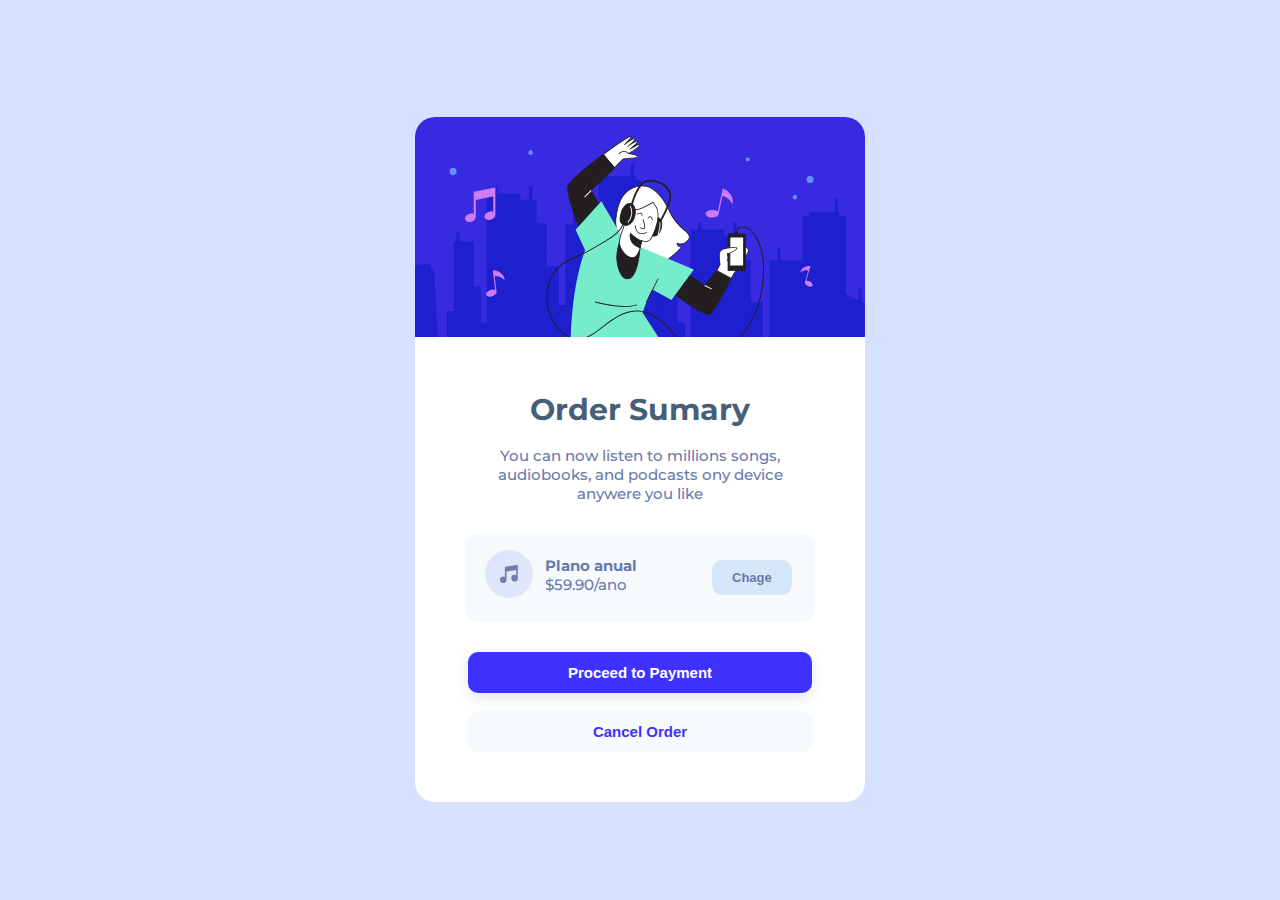
<file: At.04/index.html>
<!DOCTYPE html>
<html lang="pt-br">
<head>
  <meta charset="UTF-8">
  <meta name="viewport" content="width=device-width, initial-scale=1.0">

  <link rel="preconnect" href="https://fonts.googleapis.com">
<link rel="preconnect" href="https://fonts.gstatic.com" crossorigin>
<link href="https://fonts.googleapis.com/css2?family=Montserrat:ital,wght@0,100..900;1,100..900&family=Poppins:ital,wght@0,100;0,200;0,300;0,400;0,500;0,600;0,700;0,800;0,900;1,100;1,200;1,300;1,400;1,500;1,600;1,700;1,800;1,900&family=Roboto:ital,wght@0,100..900;1,100..900&display=swap" rel="stylesheet">

  <link rel="stylesheet" href="style.css">

  <title>Document</title>

</head>
<body>
  <main>
    <div class="container-principal">
      <div><img class="banner" src="imagens/illustration-hero.svg" alt="ilustação-background"></div>
      <div class="container-content">
        <div>
          <h1>Order Sumary</h1>
          <p class="content">You can now listen to millions songs, audiobooks, and podcasts ony device anywere you like</p>
        </div>
        <div class="container-plano">
          <div><img src="imagens/icon-music.svg" alt="icone-musica"></div>
          <div class="plano">
            <div><p class="título">Plano anual</p></div>
            <div><p>$59.90/ano</p></div>
          </div>
            <div><a href="index.html"></a><button class="botão1">Chage</button></div>
        </div>
        <div class="container-botões">
          <div><a href="index.html"><button class="botão2" >Proceed to Payment</button></a></div>
          <div><a href="index.html"><button class="botão3" >Cancel Order</button></a></div>
        </div>
      </div>
    </div>
  </main>
</body>
</html>
</file>
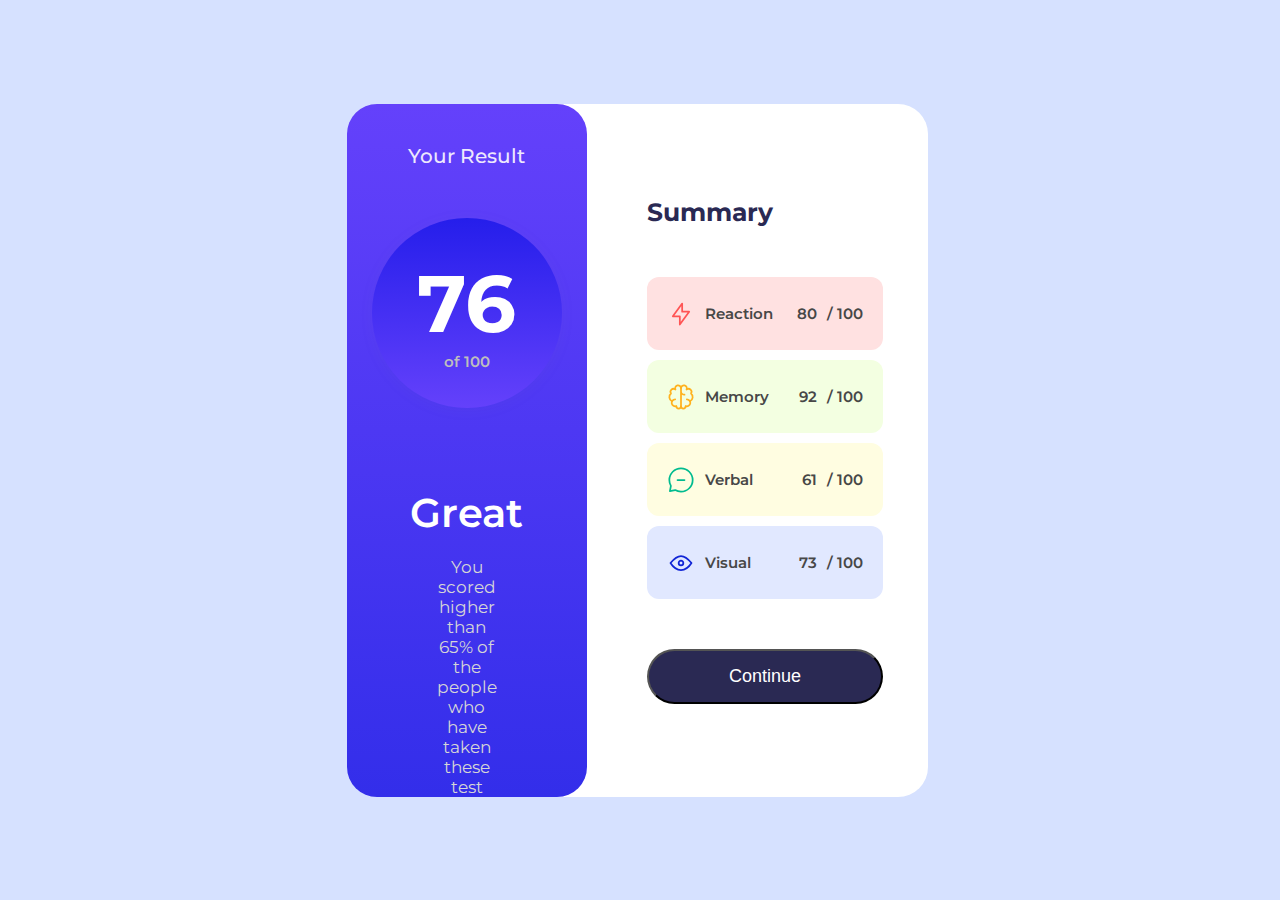
<file: Ativi/index.html>
<!DOCTYPE html>
<html lang="pt-br">
<head>
  <meta charset="UTF-8">
  <meta name="viewport" content="width=device-width, initial-scale=1.0">

  <link rel="stylesheet" href="style.css">
  <link rel="preconnect" href="https://fonts.googleapis.com">
  <link rel="preconnect" href="https://fonts.gstatic.com" crossorigin>

  <link href="https://fonts.googleapis.com/css2?family=Montserrat:ital,wght@0,100..900;1,100..900&family=Poppins:ital,wght@0,100;0,200;0,300;0,400;
  0,500;0,600;0,700;0,800;0,900;1,100;1,200;1,300;1,400;1,500;1,600;1,700;1,800;1,900&family=Roboto:ital,wght@0,100..900;1,100..900&display=swap" 
  rel="stylesheet">

  <title>Document</title>

</head>
<body>
  <main>
    <div class="container-principal">
      <div class="container-resultado">
        <div>
          <p class="result">Your Result</p>
        </div>
        <div class="circulo">
          <p class="number1">76</p>
          <p class="number2">of 100</p>
        </div>

        <div class="container-texto">
          <h1 class="titulo">Great</h1>
          <p class="text">You scored higher than 65% of the people who have taken these test</p>
        </div>
      </div>

      <div class="container-secundario">
        <div>
          <h2>Summary</h2>
        </div>
        <div class="container-informações">
          <div class="informação card">
            <div class="icon">
            <div>
              <img src="imagens/icon-reaction.svg" alt="reaction">
            </div>
            <div>
              <p>Reaction</p>
            </div>
            </div>
            <div class="descrição">
              <p>80</p>
              <p>/ 100</p>
            </div>
          </div>
          <div class="informação card2">
            <div class="icon">
             <div>
              <img src="imagens/icon-memory.svg" alt="memory">
            </div>
            <div>
              <p>Memory</p>
            </div>
            </div>
            <div class="descrição">
              <p>92</p>
              <p>/ 100</p>
            </div>
          </div>
          <div class="informação card3">
            <div class="icon">
             <div>
              <img src="imagens/icon-verbal.svg" alt="verbal">
            </div>
            <div>
              <p>Verbal</p>
            </div>
            </div>
            <div class="descrição">
              <p>61</p>
              <p>/ 100</p>
            </div>
          </div>
          <div class="informação card4">
            <div class="icon">
             <div>
              <img src="imagens/icon-visual.svg" alt="visual">
            </div>
            <div>
              <p>Visual</p>
            </div>
            </div>
            <div class="descrição">
              <p>73</p>
              <p>/ 100</p>
            </div>
          </div>
        </div>
        <div><a href="index.html"><button>Continue</button></a></div>
      </div>
    </div>

  </main>
</body>
</html>
</file>
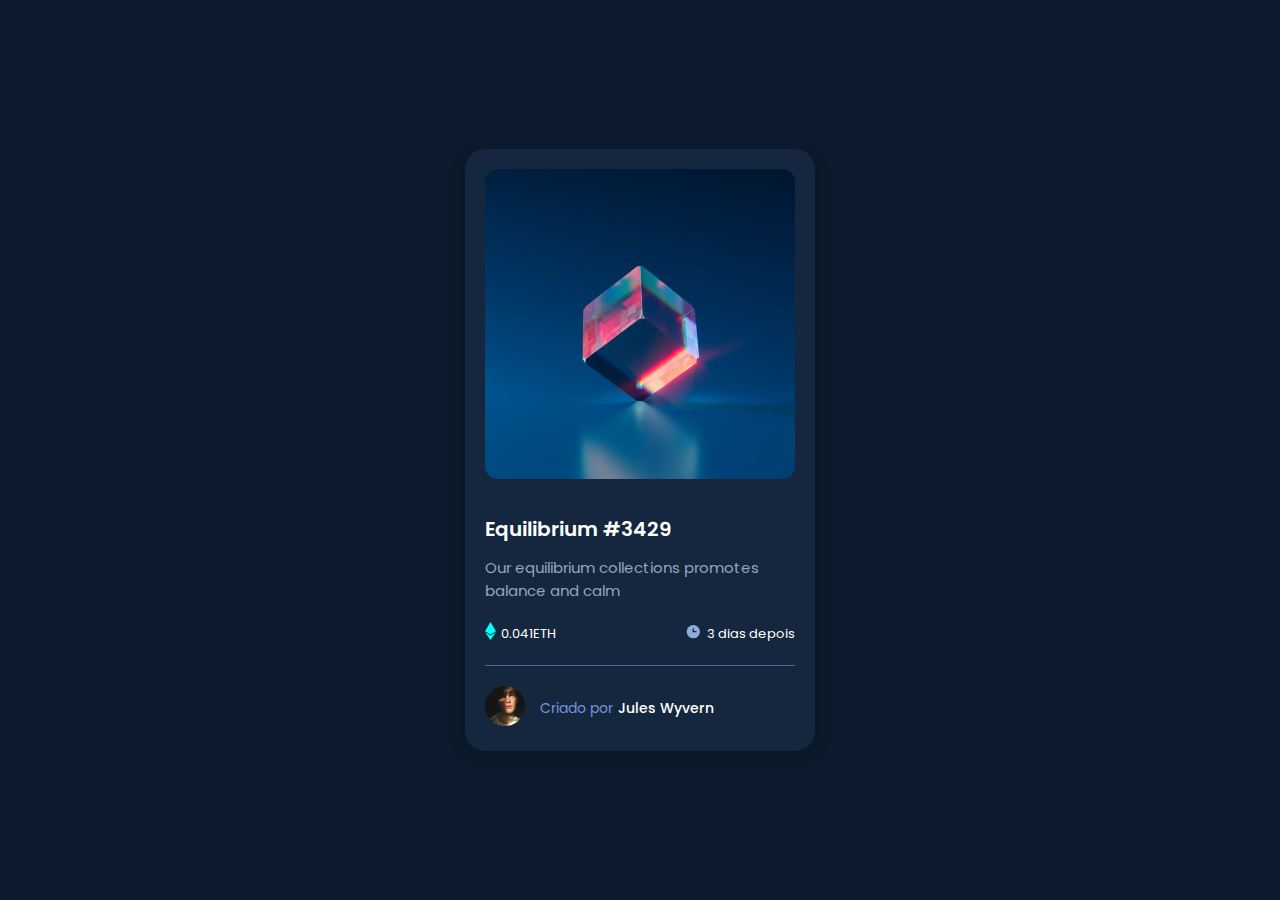
<file: Atividade.03/index.html>
<!DOCTYPE html>
<html lang="pt-br">
<head>
  <meta charset="UTF-8">
  <meta name="viewport" content="width=device-width, initial-scale=1.0">
  <title>Document</title>

  <link rel="stylesheet" href="styles.css">

  <link rel="preconnect" href="https://fonts.googleapis.com">
  <link rel="preconnect" href="https://fonts.gstatic.com" crossorigin>
  <link href="https://fonts.googleapis.com/css2?family=Poppins:ital,wght@0,100;0,200;0,300;0,400;0,500;0,600;0,700;0,800;0,900;1,100;1,200;1,300;1,400;1,500;1,600;1,700;1,800;1,900&family=Roboto:ital,wght@0,100..900;1,100..900&display=swap" rel="stylesheet">

</head>
<body>
  <main>
    <div class="cartão">
      <div><img class="banner1" src="imagens/image-equilibrium.jpg" alt="banner"></div>
      <div>
          <div><h1>Equilibrium #3429</h1></div>
          <div class="descrição"><p>Our equilibrium collections promotes balance and calm</p></div>
          <div class="informações">
            <div class="valor">
              <div><i><img src="imagens/icon-ethereum.svg" alt="icon-ethereum"></i></div>
              <div><p>0.041ETH</p></div>
            </div>
           <div class="tempo">
              <div><img src="imagens/icon-clock.svg" alt="clock"></div>
              <div><p>3 dias depois</p></div>
          </div>
        </div>
      </div>
      <div class="linha"></div>
      <div class="rodapé">
        <div><img src="imagens/image-avatar.png" alt=""></div>
        <div><p class="criador">Criado por</p></div>
        <div><p class="autor">Jules Wyvern</p></div>
      </div>
    </div>
  </main>
</body>
</html>
</file>
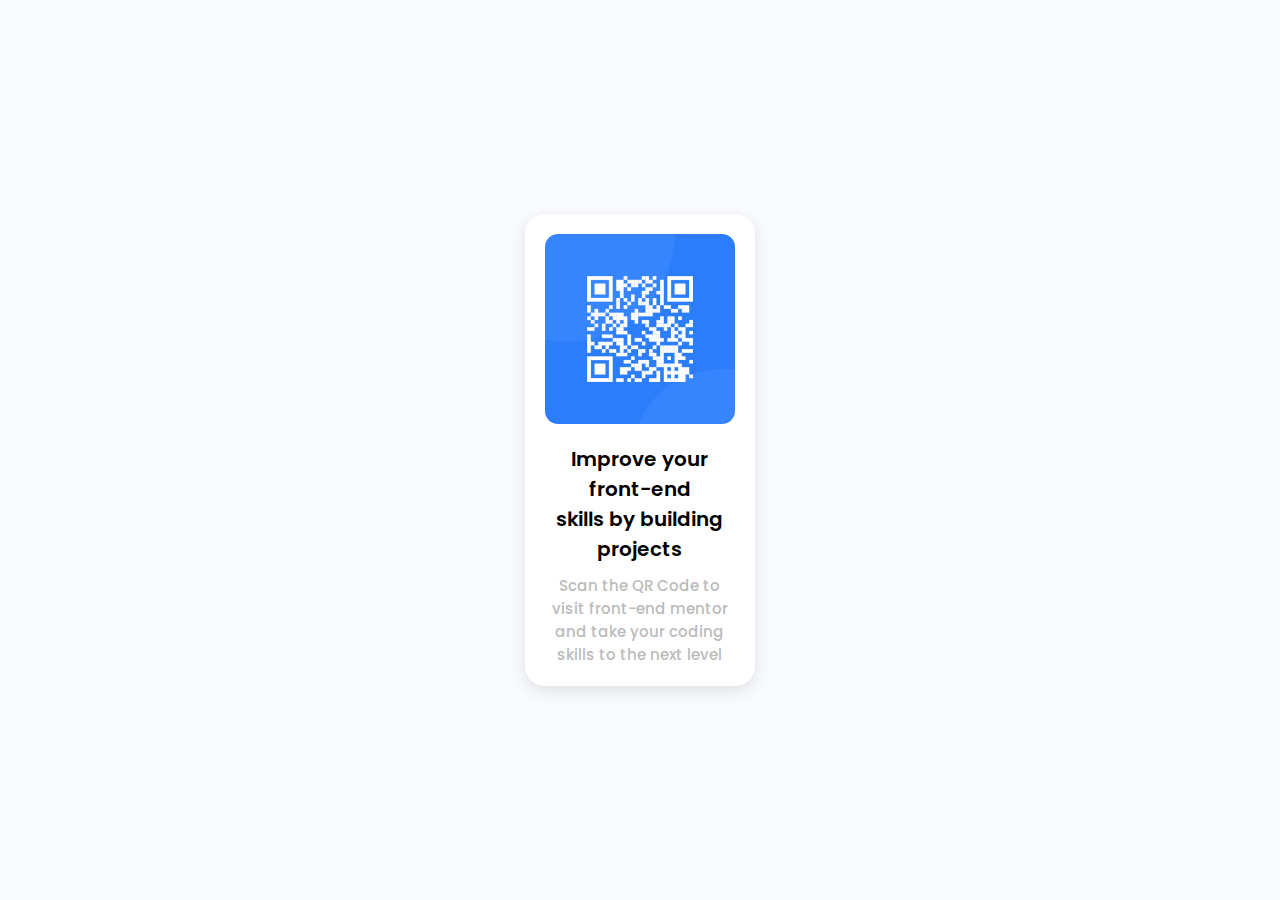
<file: Exer.01/index.html>
<!DOCTYPE html>
<html lang="pt-br">
<head>
  <meta charset="UTF-8">
  <meta name="viewport" content="width=device-width, initial-scale=1.0">

  <link rel="preconnect" href="https://fonts.googleapis.com">
  <link rel="preconnect" href="https://fonts.gstatic.com" crossorigin>
  
  <link href="https://fonts.googleapis.com/css2?family=Poppins:ital,wght@0,100;0,200;0,300;0,400;0,500;0,600;0,700;0,800;0,900;1,100;1,200;1,300;1,400;1,500;1,600;1,700;1,800;1,900&family=Roboto:ital,wght@0,100..900;1,100..900&display=swap" rel="stylesheet">
  <link rel="stylesheet" href="style.css">

  <title>Document</title>
</head>
<body>
  <main>
    <div class="card">
      <img src="imagens/image-qr-code.png" alt="QR Code">
      <h1>Improve your front-end <br>skills by building projects</br></h1>
      <p>Scan the QR Code to visit front-end mentor and take your coding skills to the next level</p>
    </div>
  </main>
</body>
</html>
</file>
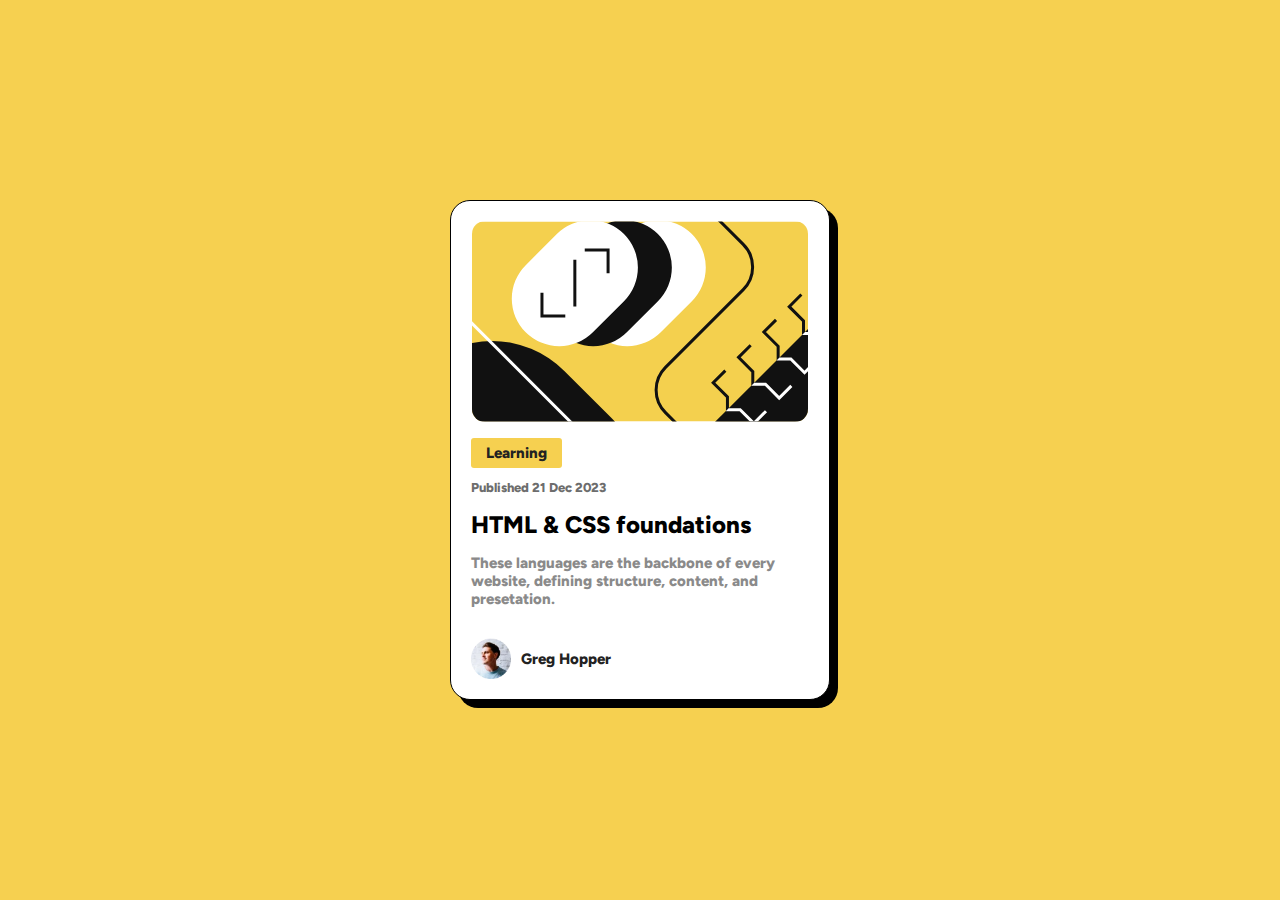
<file: Exer.02/Index.html>
<!DOCTYPE html>
<html lang="pt-br">
<head>
  <meta charset="UTF-8">
  <meta name="viewport" content="width=device-width, initial-scale=1.0">
  <title>Exer.02</title>

  <link rel="stylesheet" href="style.css">


</head>
<body>
  <main>
    <div class="card">
      <div><img class="ilustração" src="imagens/illustration-article.svg" alt="illustration-article"></div>
      <div class="content">
        <a href="Index.html"><p class="tag">Learning</p></a>
        <p class="data">Published 21 Dec 2023</p>
        <h1>HTML & CSS foundations</h1>
        <p class="text">These languages are the backbone of every website, defining structure, content, and presetation. </p>
      </div>
      <div class="rodapé">
        <img class="avatar" src="imagens/image-avatar.webp" alt="image-avatar">
        <h2>Greg Hopper</h2>
      </div>
    </div>
  </main>
</body>
</html>
</file>
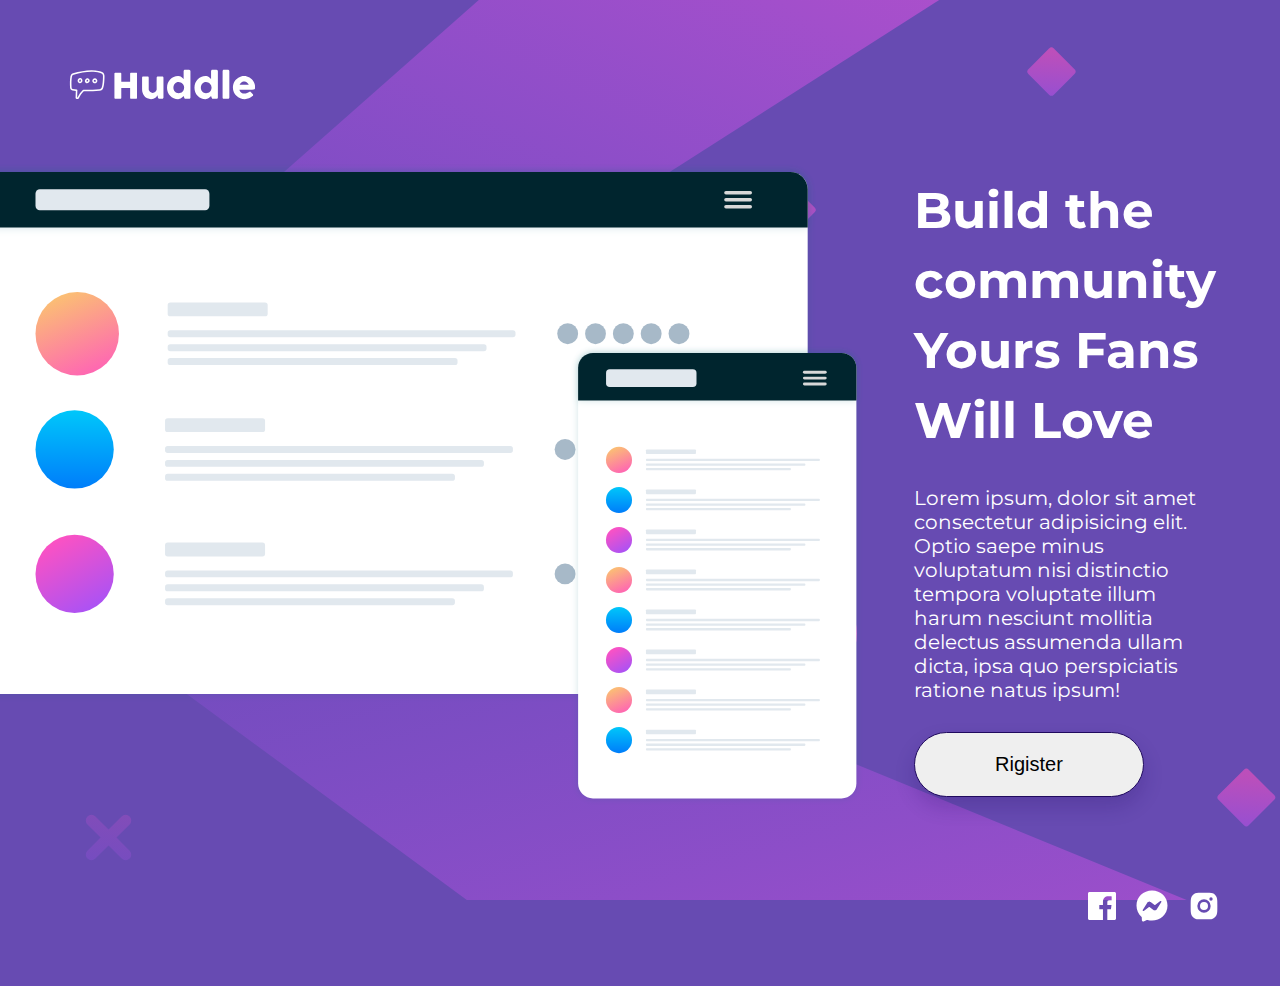
<file: Exercício.05/Index.html>
<!DOCTYPE html>
<html lang="pt-br">
<head>
  <meta charset="UTF-8">
  <meta name="viewport" content="width=device-width, initial-scale=1.0">

  <link rel="stylesheet" href="Style.css">
  <link rel="preconnect" href="https://fonts.googleapis.com">
  <link rel="preconnect" href="https://fonts.gstatic.com" crossorigin>
  <link href="https://fonts.googleapis.com/css2?family=Montserrat:ital,wght@0,100..900;1,100..900&family=Poppins:ital,wght@0,100;0,200;0,300;0,400;0,500;0,600;0,700;0,800;0,900;1,100;1,200;1,300;1,400;1,500;1,600;1,700;1,800;1,900&family=Roboto:ital,wght@0,100..900;1,100..900&display=swap" rel="stylesheet">

  <title>Document</title>

</head>
<body>
  <main>
    <div class="container-principal">
    <div class="container-logo">
      <a href="Index.html"><img class="logo" src="Imagens/logo.svg" alt="logo"></a>
    </div>
    <div class="container-content">
      <div><img class="imagem" src="Imagens/illustration-mockups.svg" alt="illustration-mockups"></div>
    <div class="container-texto">
        <h1>Build the community <br>Yours Fans Will Love </h1>
        <p>Lorem ipsum, dolor sit amet consectetur adipisicing elit. Optio saepe minus voluptatum nisi distinctio tempora voluptate illum harum 
        nesciunt mollitia delectus assumenda ullam dicta, ipsa quo perspiciatis ratione natus ipsum!</p>
        <a href="Index.html"><button>Rigister</button></a>
    </div>
    </div>
    <div class="container-inferior">
      <div class="container-icons">
         <a href="Index.html"><img src="Imagens/UiwFacebook.svg" alt="UiwFacebook"></a>
         <a href="Index.html"><img src="Imagens/Fa7BrandsFacebookMessenger.svg" alt="Fa7BrandsFacebookMessenger"></a>
         <a href="Index.html"><img src="Imagens/RiInstagramFill.svg" alt="RiInstagramFill"></a>
       </div>
      </div>
    </div>
  </main>
</body>
</html>
</file>
<file: At.04/style.css>
* {
    margin: 0;
    padding: 0;
    box-sizing: border-box;
}

html {
  font-size: 62.5%;
  scroll-behavior: smooth;
}

body {
  font-family: Montserrat, sans-serif;
  font-size: 1.6rem;
}

main {
  display: flex;
  justify-content: center;
  align-items: center;
  height: 100vh;
  width: 100%;
  background-color: rgb(214, 225, 255);
}

.container-principal {
  display: flex;
  flex-direction: column;
  justify-content: start;
  align-items: center;
  width: 45rem;
  height: auto;
  background-color: #fff;
  border-radius: 20px;
}

.container-principal h1 {
  font-family: Montserrat, sans-serif;
  font-size: 3rem;
  color: rgb(70, 95, 119);
  font-weight: 700;
}

.container-principal, .content {
  font-size: 1.5rem;
  font-weight: 500;
  color: rgb(104, 122, 172);
  margin-top: 1.8rem;
}

.banner {
  width: 100%;
  border-top-left-radius: 20px;
  border-top-right-radius: 20px;
}

.container-content {
  display: flex;
  flex-direction: column;
  justify-content: center;
  align-items: center;
  text-align: center;
  padding: 5rem 5rem;
}


.container-plano {
  width: 100%;
  display: flex;
  flex-direction: row;
  align-items: center;
  gap: 1.2rem;
  margin-top: 3rem;
  padding: 1.5rem 2rem 2rem 2rem;
  background-color: rgb(246, 250, 253);
  border-radius: 13px;
}

.container-plano img {
  width: 100%;
  margin-top: 0.2rem;
  padding: 0;
}

.plano {
  display: flex;
  flex-direction: column;
  width: 50%;
  font-size: 1.5rem;
  text-align: left;
}

.título {
  font-size: 1.5rem;
  font-weight: 700;
  margin-top: 0;
}

.preço {
  font-size: 1.4rem;
  margin-top: 0.5rem;
}

.botão1 {
  padding: 1rem 2rem;
  border: none;
  border-radius: 10px;
  margin-top: 0.5rem;
  background-color: rgb(212, 231, 248);
  color: rgb(104, 122, 172);
  font-weight: 600;
  font-size: 1.3rem;
  cursor: pointer;
  
}

.container-botões {
  display: flex;
  width: 100%;
  flex-direction: column;
  justify-content: center;
  align-items: center;
  text-align: center;
}

.botão2 {
  width: 100%;
  padding: 1.2rem 10rem;
  background-color: rgb(63, 49, 255);
  border: none;
  border-radius: 10px;
  margin-top: 3rem;
  color: #fff;
  cursor: pointer;
  font-size: 1.5rem;
  font-weight: 600;
  box-shadow: 0px 5px 15px rgba(0, 0, 0, 0.10);
}

.botão3 {
  width: 100%;
  text-decoration: none;
  background-color: rgb(246, 250, 253);
  border: none;
  border-radius: 10px;
  padding: 1.2rem 12.5rem;
  margin-top: 1.8rem;
  cursor: pointer;
  font-size: 1.5rem;
  font-weight: 600;
  color: rgb(63, 49, 255);
}
</file>
<file: Ativi/style.css>
* {
  margin: 0;
  padding: 0;
  box-sizing: border-box;
}

html {
  font-size: 62.5%;
  scroll-behavior: smooth;
}

body {
  font-family: Montserrat, sans-serif; 
  font-size: 1.6rem;
  font-weight: 500;
}

main {
  width: 100%;
  height: 100vh;
  display: flex;
  justify-content: center;
  align-items: center;
  background-color: rgb(214, 225, 255);
}

.container-principal {
  width: 45%;
  height: auto;
  background-color: #fff;
  border-radius: 30px;
  display: grid;
  grid-template-columns: 1fr 1fr;
  column-gap: 1rem;
  justify-content: center;
  align-items: center;
}

.container-resultado {
  display: flex;
  flex-direction: column;
  justify-content: start;
  align-items: center;
  gap: 5rem;
  text-align: center;
  background-image: linear-gradient(to top, rgb(51, 46, 234), rgb(100, 65, 251));
  height: 100%;
  width: 100%;
  border-radius: 30px;
}

.circulo {
  display: flex;
  flex-direction: column;
  justify-content: center;
  text-align: center;
  width: 190px;
  height: 190px;
  background-image: linear-gradient(to top, rgb(100, 65, 251), rgb(37, 30, 235));
  border-radius: 50%;
  box-shadow: 0px 2px 15px rgba(122, 122, 122, 0.055);
}


.result {
  font-size: 2rem;
  color: rgb(237, 232, 253);
  font-weight: 500;
  margin-top: 4rem;
}

.number1 {
  font-size: 8rem;
  font-weight: 700;
  color: #ffffff;
}

.number2 {
  font-size: 1.5rem;
  font-weight: 600;
  color: #bebebe;
}

.container-texto {
  padding: 0rem 6rem;
  margin-top: 3rem;
}

.titulo {
  font-size: 4rem;
  font-weight: 600;
  color: rgb(255, 255, 255);
}

.text {
  font-size: 1.7rem;
  font-weight: 400;
  color: rgb(214, 214, 214);
  padding: 0rem 3rem;
  margin-top: 2rem;
}

.container-secundario {
  display: flex;
  flex-direction: column;
  justify-content: space-between;
  align-items: left;
  gap: 5rem;
  padding: 3.5rem 5rem 3.5rem 5rem;
}

h2 {
  font-size: 2.5rem;
  font-weight: 700;
  color: rgb(42, 41, 83);
}

button {
  width: 100%;
  height: auto;
  padding: 1.5rem 8rem;
  background-color: rgb(42, 41, 83);
  color: #fff;
  border-radius: 30px;
  font-size: 1.8rem;
  cursor: pointer;
}

.container-informações {
  display: flex;
  flex-direction: column;
  gap: 1rem;
}

.informação {
  width: 100%;
  display: flex;
  flex-direction: row;
  justify-content: space-between;
  align-items: center;
  gap: 1.5rem;
}

.informação img {
  width: 28px;
  height: auto;
  margin-top: 0.5rem;
}

.informação p {
  font-size: 1.5rem;
  font-weight: 600;
  color: #474747;
}

.card {
  background-color: rgb(255, 225, 225);
  padding: 1.8rem 2rem;
  border-radius: 12px;
}

.card2 {
  background-color: rgb(243, 255, 225);
  padding: 1.8rem 2rem;
  border-radius: 12px;
}

.card3 {
  background-color: rgb(255, 253, 225);
  padding: 1.8rem 2rem;
  border-radius: 12px;
}

.card4 {
  background-color: rgb(225, 232, 255);
  padding: 1.8rem 2rem;
  border-radius: 12px;
}

.descrição {
  display: flex;
  align-items: center;
  gap: 1rem;
}

.icon {
  display: flex;
  justify-content: center;
  align-items: center;
  gap: 1rem;
}
</file>
<file: Atividade.03/styles.css>
* {
  margin: 0;
  padding: 0;
  box-sizing: border-box;
}

html {
  font-size: 62.5%;
  scroll-behavior: smooth;
}

body {
  font-family: Poppins, sans-serif;
  background-color: rgb(13, 26, 45);
  color: #fff;
  font-size: 1..6rem;
}

main {
  display: flex;
  justify-content: center;
  align-items: center;
  height: 100vh;
  width: 100%;
}

.cartão {
  width: 35rem;
  display: flex;
  flex-direction: column;
  gap: 2rem;
  padding: 2rem;
  background-color: rgb(20, 39, 62);
  border-radius: 20px;
  box-shadow: 0 5px 15px rgba(0, 0, 0, 0.2);
}

.banner1 {
  width: 100%;
  height: auto;
  overflow: hidden;
  border-radius: 13px;
}

.cartão h1 {
  font-size: 2rem;
  margin-top: 1rem;
  font-weight: 600;
}

.descrição {
  font-size: 1.5rem;
  color: rgb(150, 163, 189);
  font-weight: 400;
  margin-top: 1.2rem;
}

.informações {
  display: flex;
  justify-content: space-between;
  align-items: center;
  text-align: center;
  margin-top: 2rem;
}

.informações p {
  font-size: 1.3rem;
}

.valor, .tempo {
  display: flex;
  align-items: center;
  gap: 0.5rem;
}

.linha {
  width: 100%;
  height: 1px;
  background-color: rgb(75, 102, 160);
}

.rodapé {
  display: flex;
  align-items: center;
  gap: 0.5rem;
}

.rodapé img {
  width: 4rem;
  margin-right: 1rem;
}

.rodapé p {
  font-size: 1.4rem;
}

.criador {
  color: rgb(117, 149, 218);
  font-weight: 400;
}

.autor {
  font-weight: 500;
}
</file>
<file: Exer.01/style.css>
* {
  box-sizing: border-box;
  margin: 0;
  padding: 0;
}

html {
  font-size: 62.5%;
}

body {
 font-family: Poppins, sans-serif;
 font-size: 1.6rem;
}

main {
  height: 100vh;
  width: 100%;
  display: flex;
  justify-content: center;
  align-items: center;
  background-color: rgb(248, 250, 253);
}

.card {
  display: flex;
  flex-direction: column;
  align-items: center;
  justify-content: center;
  text-align: center;
  width: 18%;
  background-color: #ffffff;
  border-radius: 20px;
  box-shadow: 0px 5px 15px rgba(0, 0, 0, 0.1);
  padding: 2rem;
}

.card img {
  width: 100%;
  border-radius: 13px;
}

.card h1 {
  font-size: 2rem;
  font-weight: 600;
  margin-top: 2rem;
  margin-bottom: 1rem;
}

.card p {
  font-size: 1.5rem;
  font-weight: 500;
  color: #bbbbbb;
}
</file>
<file: Exer.02/style.css>
@font-face {
  font-family: 'Figtree';
  src: url(fonts-/Figtree-ExtraBold.ttf) format('truetype'), 
       url(fonts-/Figtree-Medium.ttf) format('truetype'), 
       url(fonts-/Figtree-VariableFont_wght.ttf) format('truetype');
}

* {
  margin: 0;
  padding: 0;
  box-sizing: border-box;
}

html {
  font-size: 62.5%;
  scroll-behavior: smooth;
}

body {
  font-family: Figtree, sans-serif;
  background-color: rgb(246, 208, 80);
  color: black;
  font-size: 1.6rem;
}

main {
  height: 100vh;
  width: 100%;
  display: flex;
  justify-content: center;
  align-items: center;
}

.card {
  width: 38rem;
  display: flex;
  flex-direction: column;
  flex-wrap: nowrap;
  justify-content: center;
  align-items: center;
  background-color: #ffffff;
  padding: 2rem;
  border: 1px solid black;
  border-radius: 20px; 
  box-shadow: 8px 8px 0px 0px rgb(0, 0, 0);
}

.ilustração {
  border-radius: 13px;
  width: 100%;
}

.content a{
  width: 100%;
  text-decoration: none;
  color: black;
  font-weight: 400;
}

.tag {
  background-color: rgb(246, 208, 80);
  display: inline-block;
  margin: 1.2rem 0;
  padding: 0.6rem 1.5rem;
  font-size: 1.5rem;
  border-radius: 3px;
  color: rgb(34, 34, 34);
  font-weight: 500;
}

.content h1 {
  font-size: 2.4rem;
  font-weight: 500;
  margin: 1.5rem 0;
}

.data {
  font-weight: 300;
  font-size: 1.3rem;
  color: rgb(109, 109, 109);
}

.text {
  font-weight: 300;
  font-size: 1.5rem;
  background-color: none;
  color: rgb(138, 138, 138);
}

.rodapé {
  width: 100%;
  display: flex;
  align-items: center;
  gap: 1rem;
  margin-top: 3rem;
  margin-right: 0;
}

.rodapé img {
  display: inline-block;
  width: 4rem;
  margin: 0;
}

.rodapé h2 {
  font-size: 1.5rem;
  font-weight: 500;
  color: rgb(34, 34, 34);
}
</file>
<file: Exercício.05/Style.css>
* {
  margin: 0;
  padding: 0;
  box-sizing: border-box;
}

html {
  font-size: 62.5%;
  scroll-behavior: smooth;
}

body {
  font-family: Montserrat, sans-serif;
  font-size: 1.6rem;
  background-color: rgb(103, 75, 178);
}

main {
  background-image: url(Imagens/bg-desktop.svg);
  background-repeat: no-repeat;
  background-size: cover;
  height: 100vh;
  width: 100%;
}

.container-principal {
  display: flex;
  justify-content: center;
  align-items: center;
  flex-wrap: wrap;
  padding: 6rem;
}

.container-logo {
  width: 100%;
}

.logo {
  width: 20rem;
}

.container-content {
  display: flex;
  justify-content: space-between;
  align-items: center;
  justify-items: center;
  margin-top: 5rem;
  gap: 5rem;
}

.container-texto {
  display: flex;
  flex-direction: column;
  gap: 3rem;
  width: 50%;
  padding-right: 10rem;
}

.imagem {
  width: 90rem;
}

.container-inferior {
  display: flex;
  justify-content: end;
  width: 100%;
  margin-top: 8rem;
}

.container-icons {
  display: flex;
  gap: 2rem;
  align-items: center;
}

h1 {
  font-size: 5rem;
  color: #fff;
  line-height: 7rem;
}

p {
  font-size: 2rem;
  font-weight: 400;
  color: #fff;
}

button {
  padding: 2rem 8rem;
  font-size: 2rem;
  border: 1px solid rgb(32, 10, 94);
  border-radius: 40px;
  box-shadow: 0px 10px 20px rgba(32, 10, 94, 0.2);
  cursor: pointer;
}
</file>
